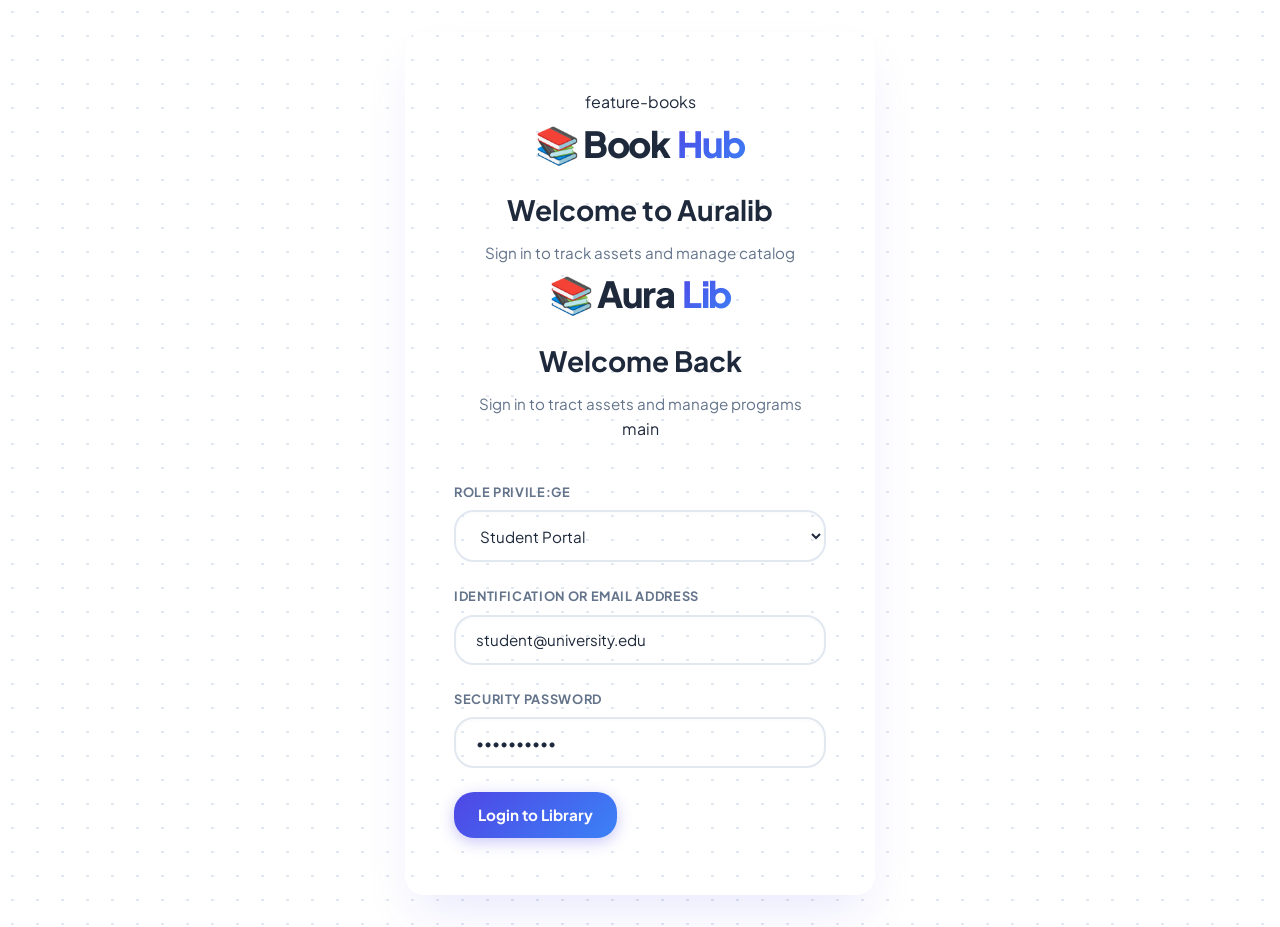
<file: index.html>
<!DOCTYPE html>
<html lang="en">
<head>
    <meta charset="UTF-8">
    <meta name="viewport" content="width=device-width, initial-scale=1.0">
    <title>AuraLib — Next-Gen Library Asset Tracker</title>
    <link rel="stylesheet" href="style.css">
    <link rel="preconnect" href="https://fonts.googleapis.com">
    <link rel="preconnect" href="https://fonts.gstatic.com" crossorigin>
    <link href="https://fonts.googleapis.com/css2?family=Plus+Jakarta+Sans:wght@400;500;600;700&display=swap" rel="stylesheet">
</head> 
<body>

    <div id="loginPage" class="auth-wrapper">
        <div class="auth-card">
            <div class="auth-header">
feature-books
                <div class="logo">📚 Book<span>Hub</span></div>
                <h2>Welcome to Auralib</h2>
                <p>Sign in to track assets and manage catalog</p>

                <div class="logo">📚 Aura<span>Lib</span></div>
                <h2>Welcome Back</h2>
                <p>Sign in to tract assets and manage programs</p>
main
            </div>
            <form onsubmit="handleLogin(event)">
                <div class="input-wrapper">
                    <label>Role Privile:ge</label>
                    <select id="loginRole" onchange="autoFillCredentials()">
 feature-books
                        <option value="student">Student Portal</option>
                        <option value="admin"> Administrator Portal</option>

                        <option value="student">Student Account Number(View Only)</option>
                        <option value="admin">Library Administrator (Full Access)</option>
 main
                    </select>
                </div>
                <div class="input-wrapper">
                    <label>Identification or Email Address</label>
                    <input type="text" id="loginUser" value="student@university.edu" required>
                </div>
                <div class="input-wrapper">
                    <label>Security Password</label>
                    <input type="password" id="loginPass" value="student123" required>
                </div>
                <button type="submit" class="btn-primary auth-btn">Login to Library</button>
            </form>
        </div>
    </div>

    <div id="appInterface" class="hidden">
        <header class="navbar">
            <div class="logo">📚 Aura<span>Lib</span></div>
            <div class="nav-profile">
                <span id="userBadge" class="user-identity-badge">Student View</span>
                <button id="toggleAdminBtn" class="btn-secondary" onclick="toggleAdminView()">Switch to the Admin</button>
                <button class="btn-logout" onclick="handleLogout()">Logout</button>
            </div>
        </header>

        <main class="dashboard-container">
            <section id="studentView">
                <div class="hero-section">
 feature-books
                    <h2>Discover Your Next Book.</h2>
                    <p>Browse the library catalog quickly and find books with accurate shelf location.</p>

                    <h2>Locate Library Assets Instantly.</h2>
                    <p>Search through the real time catalog records with precise stack shelf mappings.</p>
main
                </div>

                <div class="search-filter-bar">
                    <div class="search-box">
                        <input type="text" id="searchInput" placeholder="Search by book title, author initials, or physical ISBN..." oninput="filterBooks()">
                    </div>
                    <div class="filter-box">
                        <select id="categoryFilter" onchange="filterBooks()">
                            <option value="all">All Categories</option>
                            <option value="Fiction">Fiction</option>
                            <option value="Science">Science</option>
                            <option value="History">History</option>
                            <option value="Technology">Technology</option>
			    <option value="none">none</option>
                        </select>
                    </div>
                </div>

                <div class="results-meta">
                    <span id="matchCounter">Showing all the books</span>
                </div>

                <div class="book-grid" id="bookGrid"></div>
            </section>

            <section id="adminView" class="hidden">
                <div class="admin-grid-layout">
                    <div class="admin-panel-card">
                        <h3>Catalog New Acquisition</h3>
                        <form id="addBookForm" onsubmit="createNewBook(event)">
                            <div class="input-wrapper">
                                <label>Book Title</label>
                                <input type="text" id="addTitle" placeholder="e.g., Neuromancer" required>
                            </div>
                            <div class="input-wrapper">
                                <label>Author</label>
                                <input type="text" id="addAuthor" placeholder="e.g., William Gibson" required>
                            </div>
                            <div class="input-wrapper">
                                <label>ISBN Registration Code</label>
                                <input type="text" id="addIsbn" placeholder="e.g., 9780441569595" required>
                            </div>
                            <div class="input-wrapper">
                                <label>Asset Classification Categorys</label>
                                <select id="addCategory">
                                    <option value="Fiction">Fiction</option>
                                    <option value="Science">Science</option>
                                    <option value="History">History</option>
                                    <option value="Technology">Technology</option>
                                </select>
                            </div>
                            <div class="input-wrapper">
                                <label>Physical Storage Mapping Room or Shelf</label>
                                <input type="text" id="addLocation" placeholder="e.g., Floor 3, Bay G-2" required>
                            </div>
                            <button type="submit" class="btn-primary w-100">Commit to Inventory</button>
                        </form>
                    </div>

                    <div class="admin-table-wrapper">
                        <div class="table-header-flex">
                            <h3>Live Inventory Matrix</h3>
                        </div>
                        <table id="adminTable">
                            <thead>
                                <tr>
                                    <th>Book Details</th>
                                    <th>Classification</th>
                                    <th>Assigned Storage Hub</th>
                                    <th>Live Availability Status</th>
                                    <th>Destructive Action</th>
                                </tr>
                            </thead>
                            <tbody id="adminTableBody"></tbody>
                        </table>
                    </div>
                </div>
            </section>
        </main>
    </div>

    <div id="detailsModal" class="modal-overlay hidden" onclick="handleModalOverlayClick(event)">
        <div class="modal-window">
            <div class="modal-banner"></div>
            <div class="modal-body">
                <span class="close-modal-btn" onclick="closeModal()">&times;</span>
                <span id="modalCategory" class="category-pill-tag">Category</span>
                <h2 id="modalTitle">Book Title</h2>
                <p class="modal-author-sub">by <span id="modalAuthor">Author Name</span></p>
                
                <div class="meta-specs-row">
                    <div><strong>ISBN-13 Registry:</strong> <span id="modalIsbn"></span></div>
                    <div><strong>System State:</strong> <span id="modalStatus"></span></div>
                </div>

                <div class="location-routing-card">
                    <div class="loc-icon">📍</div>
                    <div>
                        <h4>Physical Location Coordinates</h4>
                        <p id="modalLocation">Floor X, Stack Y, Row Z</p>
                    </div>
                </div>
            </div>
        </div>
    </div>

    <script src="script.js"></script>
</body>
</html>
</file>
<file: style.css>
:root {
      bg-primary: #f4f7fe;
      bg-surface: #ffffff;
      bg-surface-alt: #f8fafc;
    
    /* Energetic interface colors */
    --brand-primary: #6366f1;
    --brand-gradient: linear-gradient(135deg, #4f46e5 0%, #3b82f6 100%);
    --neon-pink: #f43f5e;
    --neon-cyan: #06b6d4;
    
    --text-primary: #1e293b;
    --text-secondary: #64748b;
    --text-muted: #94a3b8;
    
    --border-color: #e2e8f0;
    --border-focus: #8b5cf6;
    
    --status-success: #10b981;
    --status-success-bg: #d1fae5;
    --status-error: #ef4444;
    --status-error-bg: #fee2e2;
    
feature-branch
    --radius-sm: 30px;
    --radius-md: 14px;
    --radius-lg: 18px;


    --radius-sm: 20px;
    --radius-md: 19px;
    --radius-lg: 19px;

    
feature-changes
 main
    
    shadow-sm: 0 8px 6px -1px rgba(99, 102, 241, 0.05);

    --shadow-sm: 0 4px 6px -1px rgba(99, 102, 241, 0.05);
main
    --shadow-md: 0 10px 25px -5px rgba(99, 102, 241, 0.1), 0 8px 10px -6px rgba(99, 102, 241, 0.05);
    --shadow-lg: 0 25px 50px -12px rgba(99, 102, 241, 0.15);
    
    --transition: all 0.25s cubic-bezier(0.4, 0, 0.2, 1);
}


* {
    box-sizing: border-box;
    margin: 0;
    padding: 0;
}

body {
    font-family: 'Plus Jakarta Sans', sans-serif;
    background-color: var(--bg-primary);
    color: var(--text-primary);
    line-height: 1.6;
    -webkit-font-smoothing: antialiased;
    /* Fun subtle abstract background grid */
    background-image: radial-gradient(#e2e8f0 1.5px, transparent 1.5px);
    background-size: 25px 24px;
}

.hidden { display: none !important; }


::-webkit-scrollbar { width: 8px; height: 8px; }
::-webkit-scrollbar-track { background: var(--bg-primary); }
::-webkit-scrollbar-thumb { background: var(--text-muted); border-radius: 20px; }
::-webkit-scrollbar-thumb:hover { background: var(--brand-primary); }

/
h1, h2, h3, h4 {
    font-weight: 700;
    letter-spacing: -0.03em;
    color: var(--text-primary);
}

.logo {
    font-size: 1.5rem;
    font-weight: 800;
    letter-spacing: -0.04em;
    display: flex;
    align-items: center;
    gap: 0.5rem;
    color: var(--text-primary);
}
.logo span {
    background: var(--brand-gradient);
    -webkit-background-clip: text;
    -webkit-text-fill-color: transparent;
}

/* Inputs with the colorfull active focus states */
.input-wrapper { margin-bottom: 1.5rem; }
.input-wrapper label {
    display: block;
    font-size: 0.8rem;
    font-weight: 700;
    margin-bottom: 0.5rem;
    color: var(--text-secondary);
    text-transform: uppercase;
    letter-spacing: 0.05em;
}

input[type="text"], input[type="password"], select {
    width: 100%;
    padding: 0.85rem 1.25rem;
    font-family: inherit;
    font-size: 0.95rem;
    color: var(--text-primary);
    background-color: var(--bg-surface);
    border: 2px solid var(--border-color);
    border-radius: var(--radius-sm);
    transition: var(--transition);
    box-shadow: inset 0 2px 4px rgba(0,0,0,0.02);
}
input:focus, select:focus {
    outline: none;
    border-color: var(--brand-primary);
    box-shadow: 0 0 0 4px rgba(99, 102, 241, 0.15);
    background-color: var(--bg-surface-alt);
}

/* Vivid Buttons */
button {
    font-family: inherit;
    font-size: 0.95rem;
    font-weight: 700;
    padding: 0.85rem 1.5rem;
    border-radius: var(--radius-sm);
    border: none;
    cursor: pointer;
    transition: var(--transition);
}

.btn-primary {
    background: var(--brand-gradient);
    color: #ffffff;
    box-shadow: 0 4px 15px rgba(79, 70, 229, 0.3);
}
.btn-primary:hover {
    transform: translateY(-2px);
    box-shadow: 0 6px 20px rgba(79, 70, 229, 0.45);
}
.btn-primary:active { transform: translateY(0); }

.btn-secondary {
    background-color: var(--bg-surface);
    color: var(--brand-primary);
    border: 2px solid rgba(99, 102, 241, 0.2);
}
.btn-secondary:hover {
    background-color: rgba(99, 102, 241, 0.05);
    border-color: var(--brand-primary);
}

.btn-logout {
    background: transparent;
    color: var(--status-error);
    border: 2px solid transparent;
}
.btn-logout:hover {
    background: var(--status-error-bg);
}

.w-100 { width: 100%; }


.auth-wrapper {
    min-height: 100vh;
    display: flex;
    align-items: center;
    justify-content: center;
    padding: 2rem;
    /* Soft mesh gradient blobs */
    background: 
        radial-gradient(at 0% 0%, rgba(6, 182, 212, 0.15) 0px, transparent 50%),
        radial-gradient(at 100% 100%, rgba(244, 63, 94, 0.1) 0px, transparent 50%),
        var(--bg-primary);
}

.auth-card {
    background: var(--bg-surface);
    padding: 3.5rem 3rem;
    border-radius: var(--radius-lg);
    box-shadow: var(--shadow-lg);
    width: 100%;
    max-width: 470px;
    border: 1px solid rgba(255, 255, 255, 0.8);
}

.auth-header { text-align: center; margin-bottom: 2.5rem; }
.auth-header .logo { justify-content: center; margin-bottom: 1rem; font-size: 2.25rem; }
.auth-header h2 { font-size: 1.75rem; color: var(--text-primary); margin-bottom: 0.5rem; }
.auth-header p { color: var(--text-secondary); font-size: 0.95rem; }


.navbar {
    background-color: rgba(255, 255, 255, 0.8);
    backdrop-filter: blur(12px);
    border-bottom: 1px solid var(--border-color);
    padding: 1.25rem 4rem;
    display: flex;
    justify-content: space-between;
    align-items: center;
    position: sticky;
    top: 0;
    z-index: 50;
}

.nav-profile { display: flex; align-items: center; gap: 1.5rem; }
.user-identity-badge {
    background: rgba(6, 182, 212, 0.1);
    color: var(--neon-cyan);
    font-size: 0.75rem;
    font-weight: 800;
    padding: 0.4rem 1rem;
    border-radius: 35px;
    letter-spacing: 0.05em;
    text-transform: uppercase;
}


.dashboard-container {
    max-width: 1440px;
    margin: 0 auto;
    padding: 3rem 4rem;
}

.hero-section {
    margin-bottom: 3rem;
    background: linear-gradient(135deg, #4f46e5 0%, #7c3aed 50%, #c084fc 100%);
    padding: 3.5rem;
    border-radius: var(--radius-lg);
    position: relative;
    overflow: hidden;
    box-shadow: 0 20px 40px rgba(79, 70, 229, 0.2);
    /* Injected high-quality workspace image overlay */
    background-image: linear-gradient(90deg, rgba(79,70,229,0.9) 30%, rgba(124,58,237,0.4) 100%), url('https://images.unsplash.com/photo-1521587760476-6c12a4b040da?w=1600&auto=format&fit=crop&q=80');
    background-size: cover;
    background-position: center;
}

.hero-section h2 { font-size: 3rem; color: #ffffff; margin-bottom: 0.75rem; line-height: 1.15; }
.hero-section p { color: rgba(255, 255, 255, 0.85); font-size: 1.3rem; max-width: 650px; font-weight: 500; }


.search-filter-bar { display: flex; gap: 1.25rem; margin-bottom: 1.25rem; }
.search-box { flex: 1; }
.filter-box { width: 260px; }

.results-meta {
    font-size: 0.9rem;
    color: var(--text-secondary);
    font-weight: 700;
    margin-bottom: 2rem;
    display: inline-block;
    padding: 0.25rem 0.75rem;
    background-color: rgba(99, 102, 241, 0.06);
    border-radius: 6px;
    color: var(--brand-primary);
}


.book-grid {
    display: grid;
    grid-template-columns: repeat(auto-fill, minmax(280px, 1fr));
    gap: 2.5rem;
}

.book-card {
    background-color: var(--bg-surface);
    border: 1px solid var(--border-color);
    border-radius: var(--radius-md);
    padding: 1.25rem;
    box-shadow: var(--shadow-sm);
    transition: var(--transition);
    cursor: pointer;
    display: flex;
    flex-direction: column;
}
.book-card:hover {
    transform: translateY(-8px) scale(1.02);
    border-color: transparent;
    box-shadow: 0 20px 35px rgba(99, 102, 241, 0.15);
}


.book-card-cover {
    width: 100%;
    height: 320px;
    background-color: var(--bg-surface-alt);
    border-radius: calc(var(--radius-md) - 6px);
    margin-bottom: 1.25rem;
    background-size: cover;
    background-position: center;
    box-shadow: 0 8px 16px rgba(0,0,0,0.06);
    transition: var(--transition);
    /* Default generic beautiful abstract art if js cover is missing */
    background-image: url('https://images.unsplash.com/photo-1618005182384-a83a8bd57fbe?w=500&auto=format&fit=crop&q=60');
}
.book-card:hover .book-card-cover {
    box-shadow: 0 12px 24px rgba(99, 102, 241, 0.2);
}

.book-card-header .category-pill {
    display: inline-block;
    font-size: 0.7rem;
    font-weight: 800;
    letter-spacing: 0.05em;
    background: rgba(99, 102, 241, 0.08);
    color: var(--brand-primary);
    padding: 0.3rem 0.75rem;
    border-radius: 6px;
    margin-bottom: 0.75rem;
    text-transform: uppercase;
}

.book-card h3 { color: var(--text-primary); font-size: 1.25rem; margin-bottom: 0.35rem; line-height: 1.3; }
.book-card .author { color: var(--text-secondary); font-size: 0.95rem; margin-bottom: 1.5rem; flex-grow: 1; }

.book-card-footer {
    border-top: 2px solid var(--bg-primary);
    padding-top: 1rem;
    display: flex;
    justify-content: space-between;
    align-items: center;
    font-size: 0.85rem;
    font-weight: 600;
    color: var(--text-secondary);
}

.status-pill {
    display: inline-flex;
    align-items: center;
    font-weight: 800;
    padding: 0.3rem 0.8rem;
    border-radius: 6px;
    font-size: 0.75rem;
    text-transform: uppercase;
    letter-spacing: 0.02em;
}
.status-pill.available { background: var(--status-success-bg); color: var(--status-success); }
.status-pill.borrowed { background: var(--status-error-bg); color: var(--status-error); }


.admin-grid-layout {
    display: grid;
    grid-template-columns: 400px 1fr;
    gap: 3rem;
}

.admin-panel-card {
    background-color: var(--bg-surface);
    border: 1px solid var(--border-color);
    border-radius: var(--radius-md);
    padding: 2.5rem;
    box-shadow: var(--shadow-sm);
}
.admin-panel-card h3 { margin-bottom: 1.5rem; font-size: 1.4rem; border-left: 4px solid var(--brand-primary); padding-left: 0.5rem; }

.admin-table-wrapper {
    background-color: var(--bg-surface);
    border: 1px solid var(--border-color);
    border-radius: var(--radius-md);
    box-shadow: var(--shadow-sm);
    overflow: hidden;
}
.table-header-flex { padding: 1.75rem; border-bottom: 1px solid var(--border-color); }

table { width: 100%; border-collapse: collapse; text-align: left; }
th {
    background-color: var(--bg-surface-alt);
    color: var(--text-secondary);
    font-weight: 800;
    padding: 1.25rem 1.75rem;
    font-size: 0.75rem;
    letter-spacing: 0.05em;
    text-transform: uppercase;
}
td { padding: 1.25rem 1.75rem; border-bottom: 1px solid var(--border-color); color: var(--text-primary); font-weight: 500; }
tr:hover td { background-color: var(--bg-surface-alt); }

.btn-delete { background: transparent; color: var(--status-error); font-size: 0.85rem; font-weight: 700; }
.btn-delete:hover { background: var(--status-error-bg); border-radius: 6px; }


.modal-overlay {
    position: fixed;
    top: 0; left: 0; width: 100%; height: 100%;
    background-color: rgba(30, 41, 59, 0.4);
    backdrop-filter: blur(20px);
    display: flex; align-items: center; justify-content: center;
    z-index: 100; padding: 1.5rem;
}

.modal-window {
    background-color: var(--bg-surface);
    border-radius: var(--radius-lg);
    box-shadow: var(--shadow-lg);
    width: 100%; max-width: 580px;
    overflow: hidden;
    animation: modalReveal 0.4s cubic-bezier(0.34, 1.56, 0.64, 1);
}

@keyframes modalReveal {
    from { transform: scale(0.9) translateY(30px); opacity: 0; }
    to { transform: scale(1) translateY(0); opacity: 1; }
}

.modal-banner { height: 8px; background: var(--brand-gradient); }
.modal-body { padding: 3rem; position: relative; }
.close-modal-btn {
    position: absolute; top: 1.5rem; right: 2rem;
    font-size: 2.25rem; color: var(--text-muted); cursor: pointer; transition: var(--transition);
}
.close-modal-btn:hover { color: var(--text-primary); }

.category-pill-tag {
    display: inline-block; font-size: 0.75rem; font-weight: 800;
    color: #fff; background: linear-gradient(135deg, var(--neon-cyan) 0%, var(--brand-primary) 100%);
    padding: 0.35rem 1rem; border-radius: 6px; margin-bottom: 1.25rem; text-transform: uppercase;
}
#modalTitle { color: var(--text-primary); font-size: 2rem; margin-bottom: 0.5rem; }
.modal-author-sub { color: var(--text-secondary); font-size: 1.1rem; margin-bottom: 2rem; }

.meta-specs-row {
    display: grid; grid-template-columns: 1fr 1fr; gap: 1.25rem;
    background-color: var(--bg-primary); padding: 1.25rem;
    border-radius: var(--radius-sm); margin-bottom: 2rem;
}
.meta-specs-row strong { display: block; color: var(--brand-primary); font-size: 0.75rem; text-transform: uppercase; margin-bottom: 0.35rem; letter-spacing: 0.05em; }

.location-routing-card {
    display: flex; gap: 1.25rem; align-items: center;
    background: rgba(6, 182, 212, 0.05); border: 2px dashed rgba(6, 182, 212, 0.2);
    padding: 1.5rem; border-radius: var(--radius-sm);
}
.location-routing-card .loc-icon { font-size: 2rem; }
.location-routing-card h4 { font-size: 0.9rem; color: var(--text-secondary); margin-bottom: 0.15rem; }
.location-routing-card p { font-weight: 700; color: var(--text-primary); }


@media (max-width: 1100px) {
    .admin-grid-layout { grid-template-columns: 1fr; }
}
@media (max-width: 768px) {
    .navbar { padding: 1.5rem 2rem; flex-direction: column; gap: 1rem; }
    .nav-profile { width: 100%; justify-content: space-between; }
    .dashboard-container { padding: 2rem; }
    .hero-section { padding: 2.5rem; }
    .hero-section h2 { font-size: 2.25rem; }
    .search-filter-bar { flex-direction: column; }
    .filter-box { width: 100%; }
}
</file>
